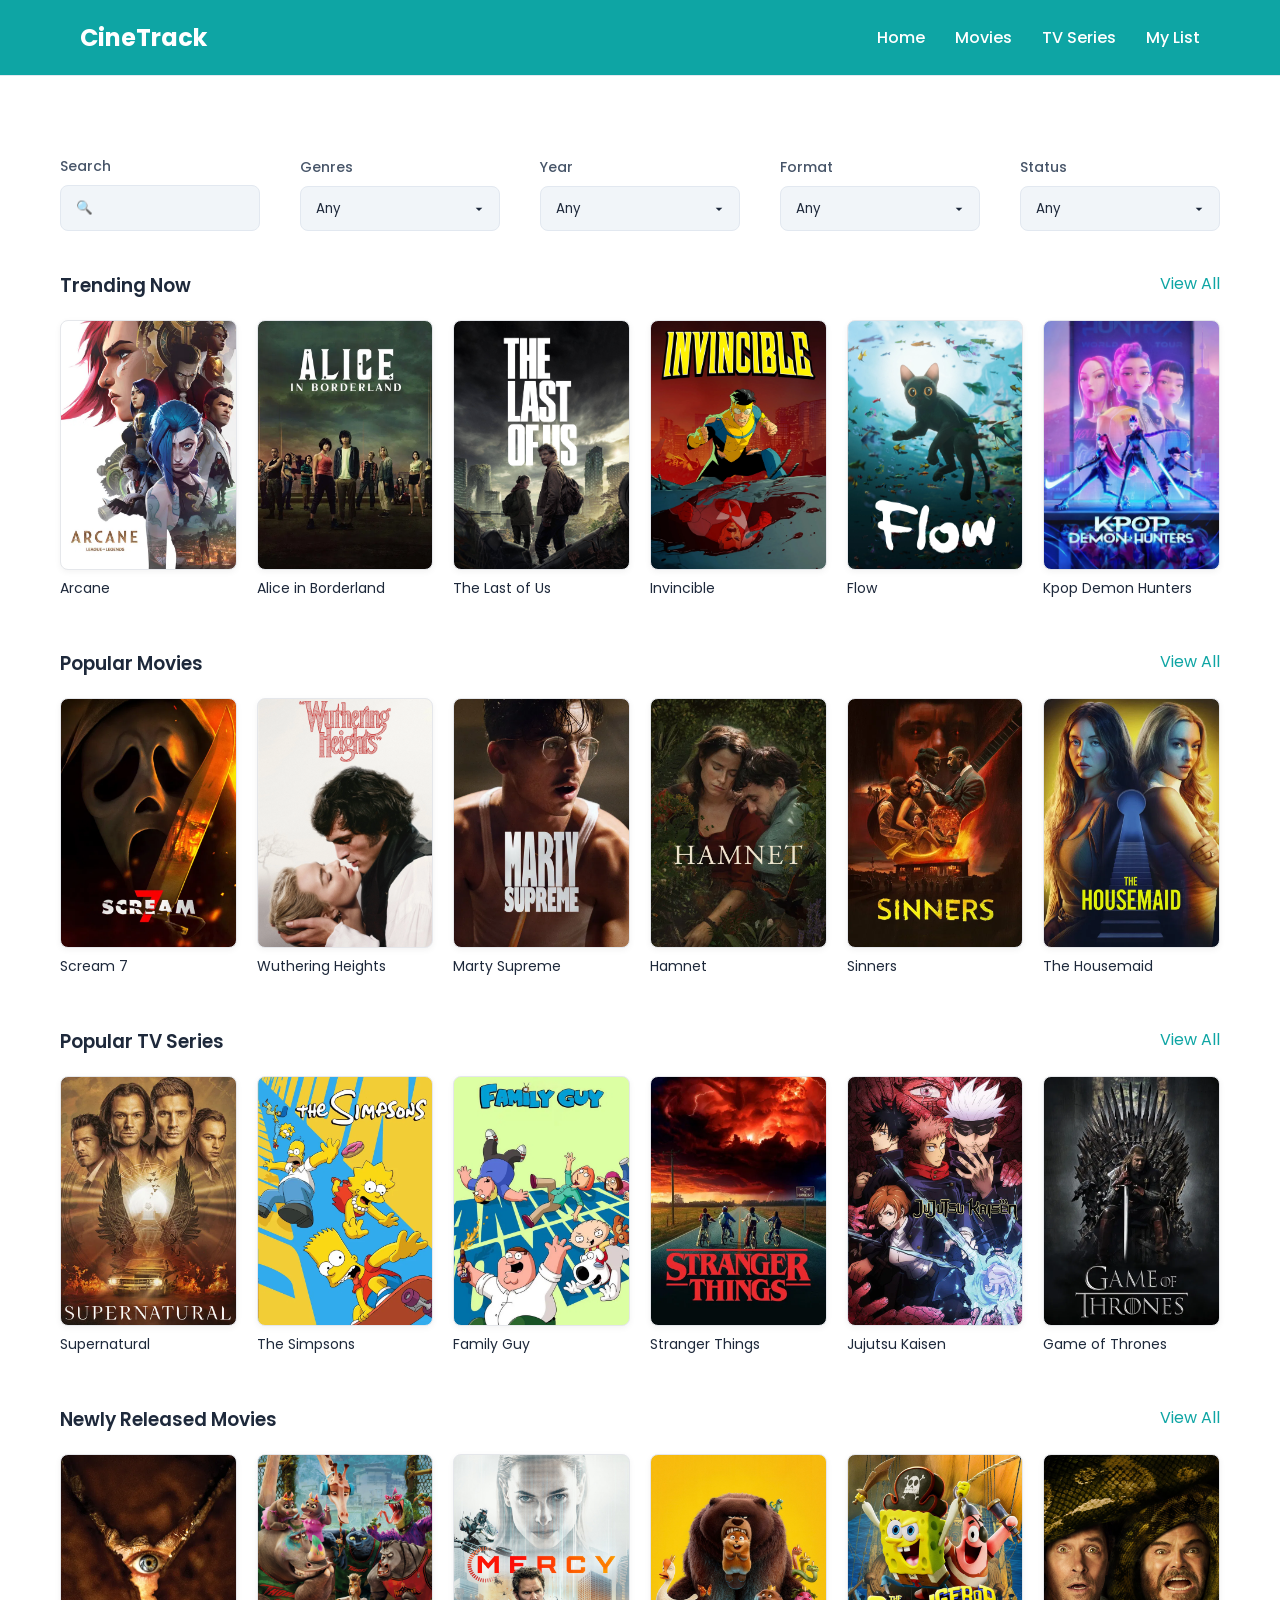
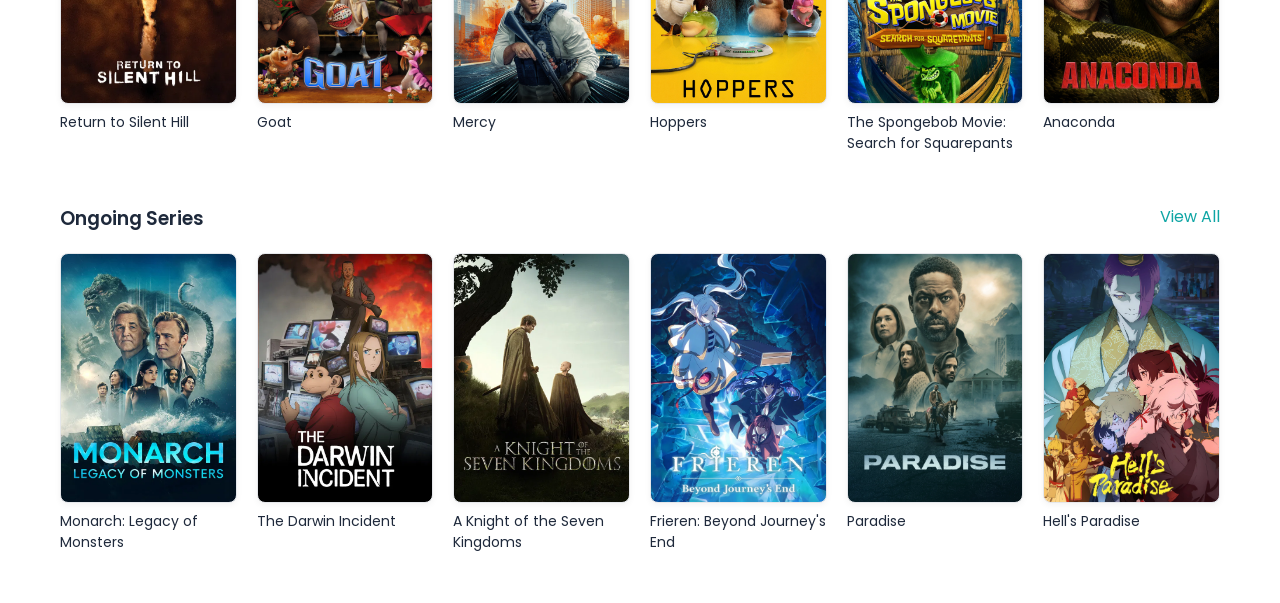
<file: index.html>
<!DOCTYPE html>
<html lang="en">
<head>
    <meta charset="UTF-8">
    <meta name="viewport" content="width=device-width, initial-scale=1.0">
    <title>CineTrack</title>
    <link rel="stylesheet" href="style.css">
    <link href="https://fonts.googleapis.com/css2?family=Poppins:wght@300;400;600&display=swap" rel="stylesheet">
</head>
<body>

<nav>
    <h2>CineTrack</h2>
    <ul>
        <li><a href="index.html">Home</a></li>
        <li><a href="movies.html">Movies</a></li>
        <li><a href="tvseries.html">TV Series</a></li>
        <li><a href="mylist.html">My List</a></li>
    </ul>
</nav>

<div class="container">
    <!-- WHITE FILTER SECTION -->
    <div class="filter-section">
        <div class="filter-container">

            <div class="filter-item">
                <label>Search</label>
                <input type="text" placeholder="🔍️">
            </div>

            <div class="filter-item">
                <label>Genres</label>
                <select>
                    <option>Any</option>
                    <option>Action</option>
                    <option>Drama</option>
                    <option>Comedy</option>
                    <option>Romance</option>
                    <option>Thriller</option>
                </select>
            </div>

            <div class="filter-item">
                <label>Year</label>
                <select>
                    <option>Any</option>
                    <option>2025</option>
                    <option>2024</option>
                    <option>2023</option>
                    <option>2022</option>
                </select>
            </div>

            <div class="filter-item">
                <label>Format</label>
                <select>
                    <option>Any</option>
                    <option>Movie</option>
                    <option>TV Series</option>
                </select>
            </div>

            <div class="filter-item">
                <label>Status</label>
                <select>
                    <option>Any</option>
                    <option>Ongoing</option>
                    <option>Completed</option>
                    <option>Upcoming</option>
                </select>
            </div>

        </div>
    </div>

    <!-- TRENDING NOW -->
    <section class="section">
        <div class="section-header">
            <h3>Trending Now</h3>
            <a href="#">View All</a>
        </div>
        <div class="grid-six">
            <div class="card">
                <a href="arcane.html">
                    <div class="poster movie1"></div>
                </a>
                <p>Arcane</p>
            </div>
            <div class="card">
                <div class="poster movie2"></div>
                <p>Alice in Borderland</p>
            </div>
            <div class="card">
                <div class="poster movie3"></div>
                <p>The Last of Us</p>
            </div>
            <div class="card">
                <div class="poster movie4"></div>
                <p>Invincible</p>
            </div>
            <div class="card">
                <div class="poster movie5"></div>
                <p>Flow</p>
            </div>
            <div class="card">
                <div class="poster movie6"></div>
                <p>Kpop Demon Hunters</p>
            </div>
        </div>
    </section>

    <!-- POPULAR MOVIES -->
    <section class="section">
        <div class="section-header">
            <h3>Popular Movies</h3>
            <a href="#">View All</a>
        </div>
        <div class="grid-six">
            <div class="card">
                <div class="poster movie7"></div>
                <p>Scream 7</p>
            </div>
            <div class="card">
                <div class="poster movie8"></div>
                <p>Wuthering Heights</p>
            </div>
            <div class="card">
                <div class="poster movie9"></div>
                <p>Marty Supreme</p>
            </div>
            <div class="card">
                <div class="poster movie10"></div>
                <p>Hamnet</p>
            </div>
            <div class="card">
                <div class="poster movie11"></div>
                <p>Sinners</p>
            </div>
            <div class="card">
                <div class="poster movie12"></div>
                <p>The Housemaid</p>
            </div>
        </div>
    </section>

    <!-- POPULAR TV SERIES -->
    <section class="section">
        <div class="section-header">
            <h3>Popular TV Series</h3>
            <a href="#">View All</a>
        </div>
        <div class="grid-six">
            <div class="card">
                <div class="poster movie13"></div>
                <p>Supernatural</p>
            </div>
            <div class="card">
                <div class="poster movie14"></div>
                <p>The Simpsons</p>
            </div>
            <div class="card">
                <div class="poster movie15"></div>
                <p>Family Guy</p>
            </div>
            <div class="card">
                <div class="poster movie16"></div>
                <p>Stranger Things</p>
            </div>
            <div class="card">
                <div class="poster movie17"></div>
                <p>Jujutsu Kaisen</p>
            </div>
            <div class="card">
                <div class="poster movie18"></div>
                <p>Game of Thrones</p>
            </div>
        </div>
    </section>

    <!-- NEWLY RELEASED MOVIES -->
    <section class="section">
        <div class="section-header">
            <h3>Newly Released Movies</h3>
            <a href="#">View All</a>
        </div>
        <div class="grid-six">
            <div class="card">
                <div class="poster movie19"></div>
                <p>Return to Silent Hill</p>
            </div>
            <div class="card">
                <div class="poster movie20"></div>
                <p>Goat</p>
            </div>
            <div class="card">
                <div class="poster movie21"></div>
                <p>Mercy</p>
            </div>
            <div class="card">
                <div class="poster movie22"></div>
                <p>Hoppers</p>
            </div>
            <div class="card">
                <div class="poster movie23"></div>
                <p>The Spongebob Movie: Search for Squarepants</p>
            </div>
            <div class="card">
                <div class="poster movie24"></div>
                <p>Anaconda</p>
            </div>
        </div>
    </section>

    <!-- ONGOING SERIES -->
    <section class="section">
        <div class="section-header">
            <h3>Ongoing Series</h3>
            <a href="#">View All</a>
        </div>
        <div class="grid-six">
            <div class="card">
                <div class="poster movie25"></div>
                <p>Monarch: Legacy of Monsters</p>
            </div>
            <div class="card">
                <div class="poster movie26"></div>
                <p>The Darwin Incident</p>
            </div>
            <div class="card">
                <div class="poster movie27"></div>
                <p>A Knight of the Seven Kingdoms</p>
            </div>
            <div class="card">
                <div class="poster movie28"></div>
                <p>Frieren: Beyond Journey's End</p>
            </div>
            <div class="card">
                <div class="poster movie29"></div>
                <p>Paradise</p>
            </div>
            <div class="card">
                <div class="poster movie30"></div>
                <p>Hell's Paradise</p>
            </div>
        </div>
    </section>

</div>

</body>
</html>
</file>
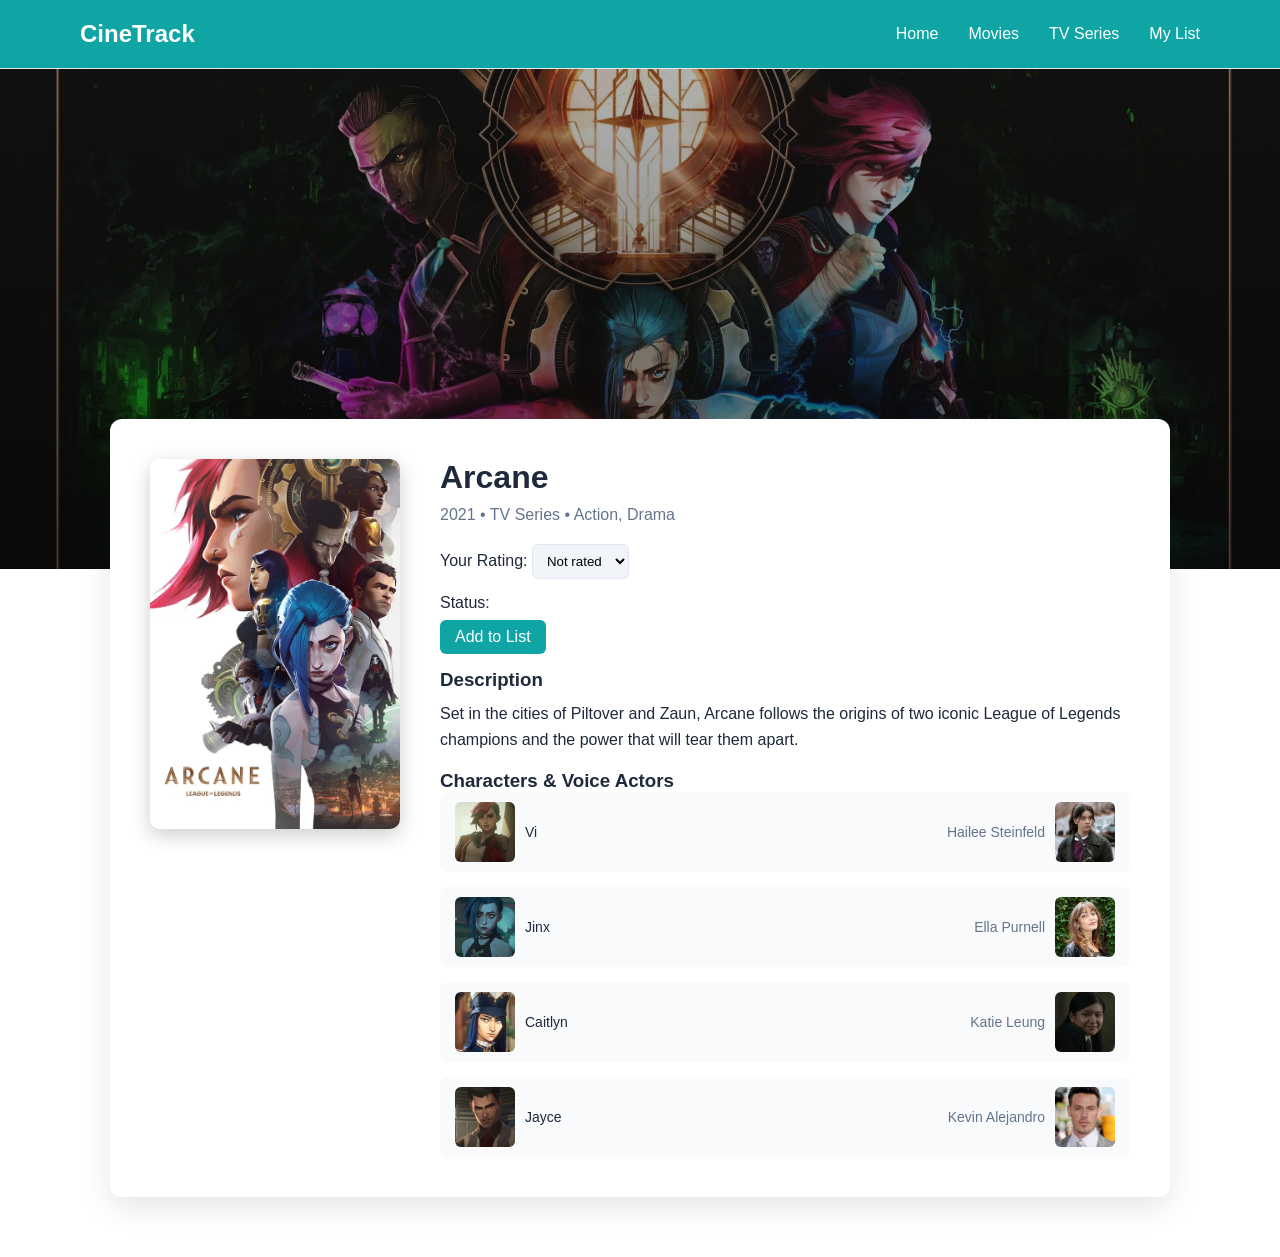
<file: arcane.html>
<!DOCTYPE html>
<html lang="en">
<head>
    <meta charset="UTF-8">
	<meta name="viewport" content="width=device-width, initial-scale=1.0">
    <title>Arcane | CineTrack</title>
    <link rel="stylesheet" href="style.css">
</head>
<body>

<nav>
    <h2>CineTrack</h2>
    <ul>
        <li><a href="index.html">Home</a></li>
        <li><a href="movies.html">Movies</a></li>
        <li><a href="tvseries.html">TV Series</a></li>
        <li><a href="mylist.html">My List</a></li>
    </ul>
</nav>

<!-- BANNER -->
<div class="banner"></div>

<!-- OVERLAP WRAPPER -->
<div class="media-wrapper">

    <div class="media-content">

        <!-- LEFT SIDE POSTER -->
        <div class="media-left">
            <img src="Arcane.webp" class="media-poster">
        </div>

        <!-- RIGHT SIDE INFO -->
        <div class="media-right">

            <h1>Arcane</h1>
            <p class="sub-info">2021 • TV Series • Action, Drama</p>

            <div class="rating-section">
                <label>Your Rating:</label>
                <select>
		    <option>Not rated</option>
                    <option>0</option>
                    <option>1</option>
                    <option>2</option>
                    <option>3</option>
                    <option>4</option>
                    <option>5</option>
                    <option>6</option>
                    <option>7</option>
                    <option>8</option>
                    <option>9</option>
                    <option>10</option>
                </select>
            </div>

            <div class="status-section">
    		<label>Status:</label>
    
    		<!-- Hidden checkbox to toggle dropdown -->
    		<input type="checkbox" id="status-toggle" class="status-toggle">
    
  		<!-- Button that acts as the visible trigger -->
    		<label for="status-toggle" class="status-button">Add to List</label>
    
    		<!-- The dropdown that appears when checkbox is checked -->
    		<select class="status-dropdown">
        		<option>Planning</option>
        		<option>Watching</option>
        		<option>Completed</option>
        		<option>Dropped</option>
    		</select>
	    </div>

            <h3>Description</h3>
            <p class="description">
                Set in the cities of Piltover and Zaun, Arcane follows the origins of two iconic League of Legends champions and the power that will tear them apart.
            </p>
	    
	    <br>

            <h3>Characters & Voice Actors</h3>

            <div class="character-grid">

                <div class="character-grid">

    <div class="character-card">
        <!-- Character side -->
        <div class="char-side">
            <img src="vi.webp" class="char-img">
            <p class="char-name">Vi</p>
        </div>

        <!-- Voice actor side -->
        <div class="va-side">
            <p class="va-name">Hailee Steinfeld</p>
            <img src="hailee.webp" class="va-img">
        </div>
    </div>

    <div class="character-card">
        <div class="char-side">
            <img src="jinx.webp" class="char-img">
            <p class="char-name">Jinx</p>
        </div>
        <div class="va-side">
            <p class="va-name">Ella Purnell</p>
            <img src="ella.webp" class="va-img">
        </div>
    </div>

    <div class="character-card">
        <div class="char-side">
            <img src="caitlyn.webp" class="char-img">
            <p class="char-name">Caitlyn</p>
        </div>
        <div class="va-side">
            <p class="va-name">Katie Leung</p>
            <img src="katie.webp" class="va-img">
        </div>
    </div>

    <div class="character-card">
        <div class="char-side">
            <img src="jayce.webp" class="char-img">
            <p class="char-name">Jayce</p>
        </div>
        <div class="va-side">
            <p class="va-name">Kevin Alejandro</p>
            <img src="kevin.webp" class="va-img">
        </div>
    </div>

</div>

            </div>

        </div>
    </div>
</div>

</body>
</html>
</file>
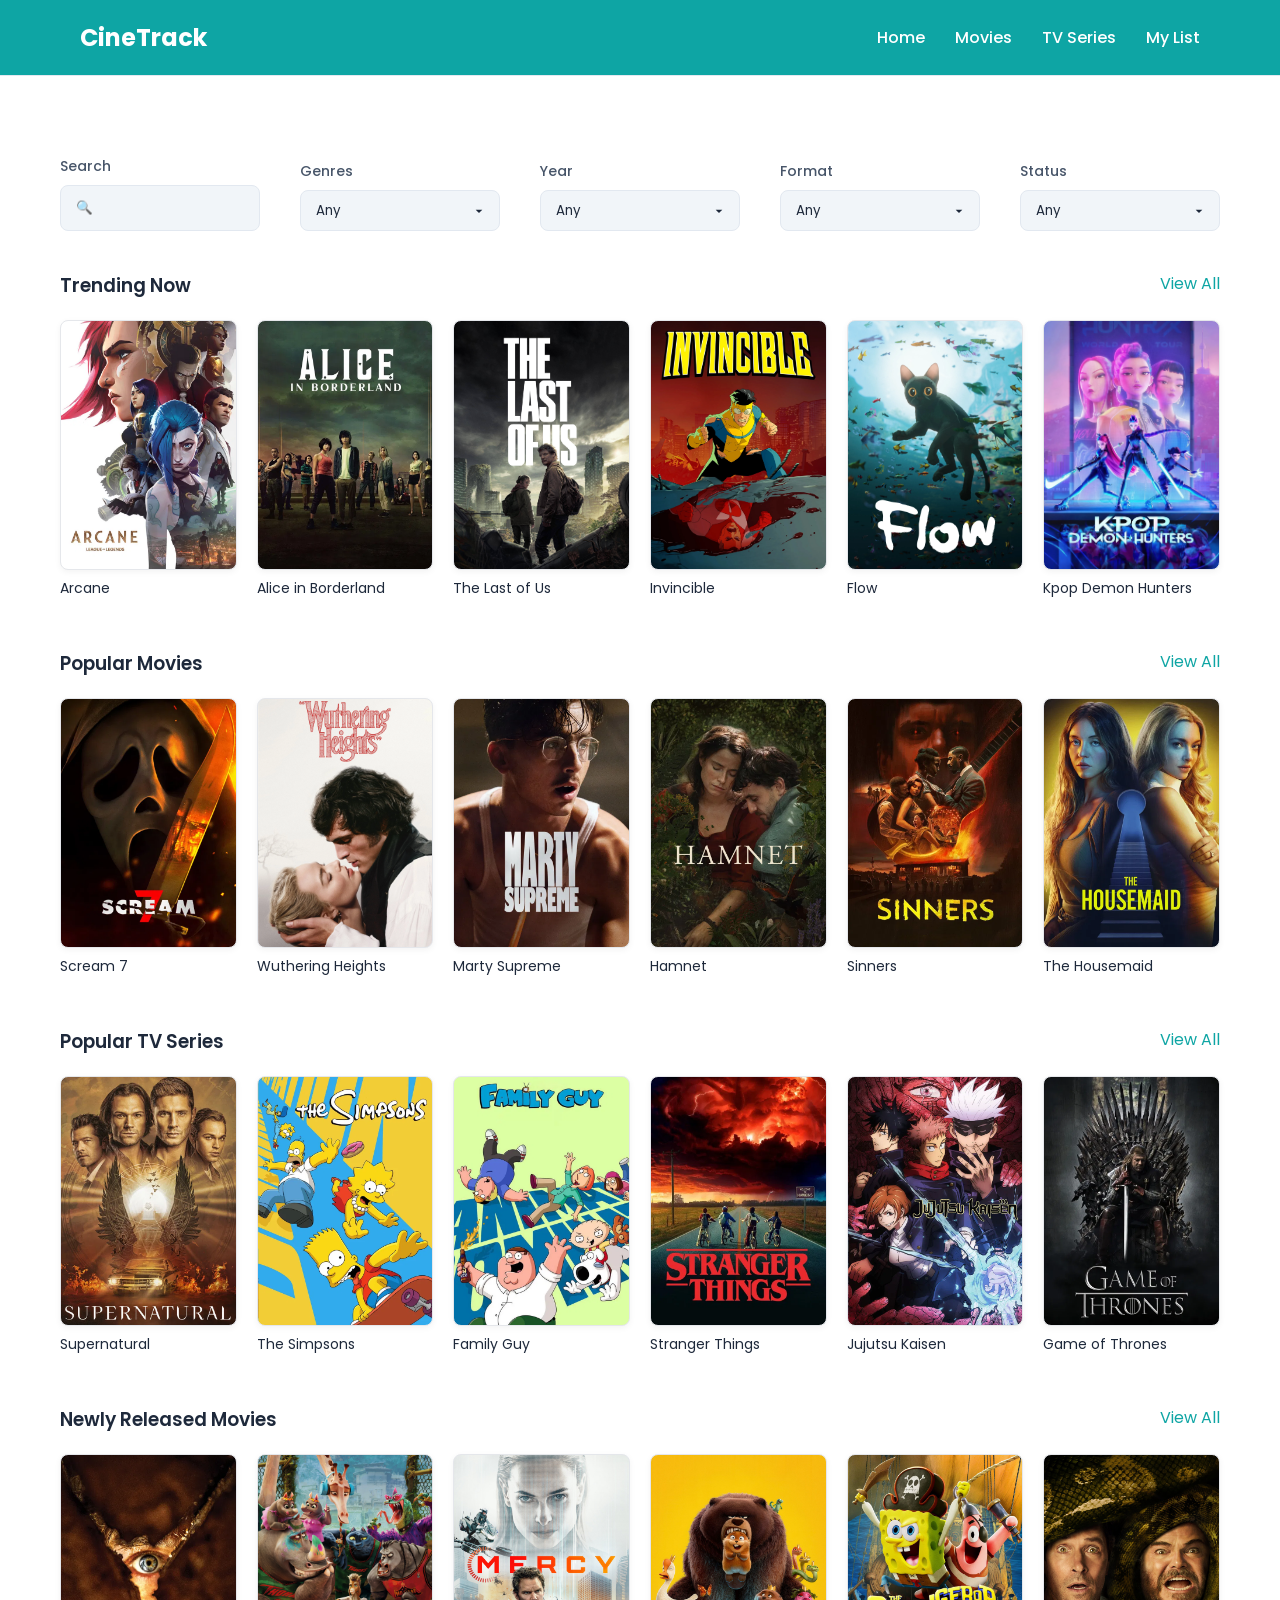
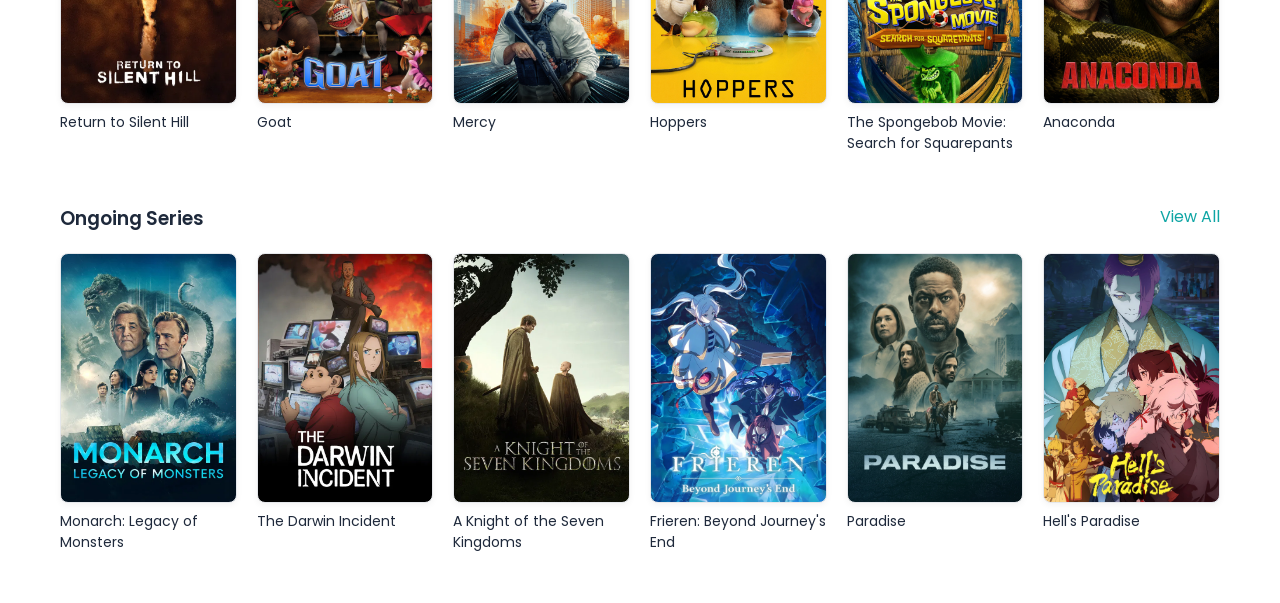
<file: Homepage.html>
<!DOCTYPE html>
<html lang="en">
<head>
    <meta charset="UTF-8">
    <title>CineTrack</title>
    <link rel="stylesheet" href="style.css">
    <link href="https://fonts.googleapis.com/css2?family=Poppins:wght@300;400;600&display=swap" rel="stylesheet">
</head>
<body>

<nav>
    <h2>CineTrack</h2>
    <ul>
        <li><a href="Homepage.html">Home</a></li>
        <li><a href="movies.html">Movies</a></li>
        <li><a href="tvseries.html">TV Series</a></li>
        <li><a href="mylist.html">My List</a></li>
    </ul>
</nav>

<div class="container">
    <!-- WHITE FILTER SECTION -->
    <div class="filter-section">
        <div class="filter-container">

            <div class="filter-item">
                <label>Search</label>
                <input type="text" placeholder="🔍️">
            </div>

            <div class="filter-item">
                <label>Genres</label>
                <select>
                    <option>Any</option>
                    <option>Action</option>
                    <option>Drama</option>
                    <option>Comedy</option>
                    <option>Romance</option>
                    <option>Thriller</option>
                </select>
            </div>

            <div class="filter-item">
                <label>Year</label>
                <select>
                    <option>Any</option>
                    <option>2025</option>
                    <option>2024</option>
                    <option>2023</option>
                    <option>2022</option>
                </select>
            </div>

            <div class="filter-item">
                <label>Format</label>
                <select>
                    <option>Any</option>
                    <option>Movie</option>
                    <option>TV Series</option>
                </select>
            </div>

            <div class="filter-item">
                <label>Status</label>
                <select>
                    <option>Any</option>
                    <option>Ongoing</option>
                    <option>Completed</option>
                    <option>Upcoming</option>
                </select>
            </div>

        </div>
    </div>

    <!-- TRENDING NOW -->
    <section class="section">
        <div class="section-header">
            <h3>Trending Now</h3>
            <a href="#">View All</a>
        </div>
        <div class="grid-six">
            <div class="card">
                <a href="arcane.html">
                    <div class="poster movie1"></div>
                </a>
                <p>Arcane</p>
            </div>
            <div class="card">
                <div class="poster movie2"></div>
                <p>Alice in Borderland</p>
            </div>
            <div class="card">
                <div class="poster movie3"></div>
                <p>The Last of Us</p>
            </div>
            <div class="card">
                <div class="poster movie4"></div>
                <p>Invincible</p>
            </div>
            <div class="card">
                <div class="poster movie5"></div>
                <p>Flow</p>
            </div>
            <div class="card">
                <div class="poster movie6"></div>
                <p>Kpop Demon Hunters</p>
            </div>
        </div>
    </section>

    <!-- POPULAR MOVIES -->
    <section class="section">
        <div class="section-header">
            <h3>Popular Movies</h3>
            <a href="#">View All</a>
        </div>
        <div class="grid-six">
            <div class="card">
                <div class="poster movie7"></div>
                <p>Scream 7</p>
            </div>
            <div class="card">
                <div class="poster movie8"></div>
                <p>Wuthering Heights</p>
            </div>
            <div class="card">
                <div class="poster movie9"></div>
                <p>Marty Supreme</p>
            </div>
            <div class="card">
                <div class="poster movie10"></div>
                <p>Hamnet</p>
            </div>
            <div class="card">
                <div class="poster movie11"></div>
                <p>Sinners</p>
            </div>
            <div class="card">
                <div class="poster movie12"></div>
                <p>The Housemaid</p>
            </div>
        </div>
    </section>

    <!-- POPULAR TV SERIES -->
    <section class="section">
        <div class="section-header">
            <h3>Popular TV Series</h3>
            <a href="#">View All</a>
        </div>
        <div class="grid-six">
            <div class="card">
                <div class="poster movie13"></div>
                <p>Supernatural</p>
            </div>
            <div class="card">
                <div class="poster movie14"></div>
                <p>The Simpsons</p>
            </div>
            <div class="card">
                <div class="poster movie15"></div>
                <p>Family Guy</p>
            </div>
            <div class="card">
                <div class="poster movie16"></div>
                <p>Stranger Things</p>
            </div>
            <div class="card">
                <div class="poster movie17"></div>
                <p>Jujutsu Kaisen</p>
            </div>
            <div class="card">
                <div class="poster movie18"></div>
                <p>Game of Thrones</p>
            </div>
        </div>
    </section>

    <!-- NEWLY RELEASED MOVIES -->
    <section class="section">
        <div class="section-header">
            <h3>Newly Released Movies</h3>
            <a href="#">View All</a>
        </div>
        <div class="grid-six">
            <div class="card">
                <div class="poster movie19"></div>
                <p>Return to Silent Hill</p>
            </div>
            <div class="card">
                <div class="poster movie20"></div>
                <p>Goat</p>
            </div>
            <div class="card">
                <div class="poster movie21"></div>
                <p>Mercy</p>
            </div>
            <div class="card">
                <div class="poster movie22"></div>
                <p>Hoppers</p>
            </div>
            <div class="card">
                <div class="poster movie23"></div>
                <p>The Spongebob Movie: Search for Squarepants</p>
            </div>
            <div class="card">
                <div class="poster movie24"></div>
                <p>Anaconda</p>
            </div>
        </div>
    </section>

    <!-- ONGOING SERIES -->
    <section class="section">
        <div class="section-header">
            <h3>Ongoing Series</h3>
            <a href="#">View All</a>
        </div>
        <div class="grid-six">
            <div class="card">
                <div class="poster movie25"></div>
                <p>Monarch: Legacy of Monsters</p>
            </div>
            <div class="card">
                <div class="poster movie26"></div>
                <p>The Darwin Incident</p>
            </div>
            <div class="card">
                <div class="poster movie27"></div>
                <p>A Knight of the Seven Kingdoms</p>
            </div>
            <div class="card">
                <div class="poster movie28"></div>
                <p>Frieren: Beyond Journey's End</p>
            </div>
            <div class="card">
                <div class="poster movie29"></div>
                <p>Paradise</p>
            </div>
            <div class="card">
                <div class="poster movie30"></div>
                <p>Hell's Paradise</p>
            </div>
        </div>
    </section>

</div>

</body>
</html>
</file>
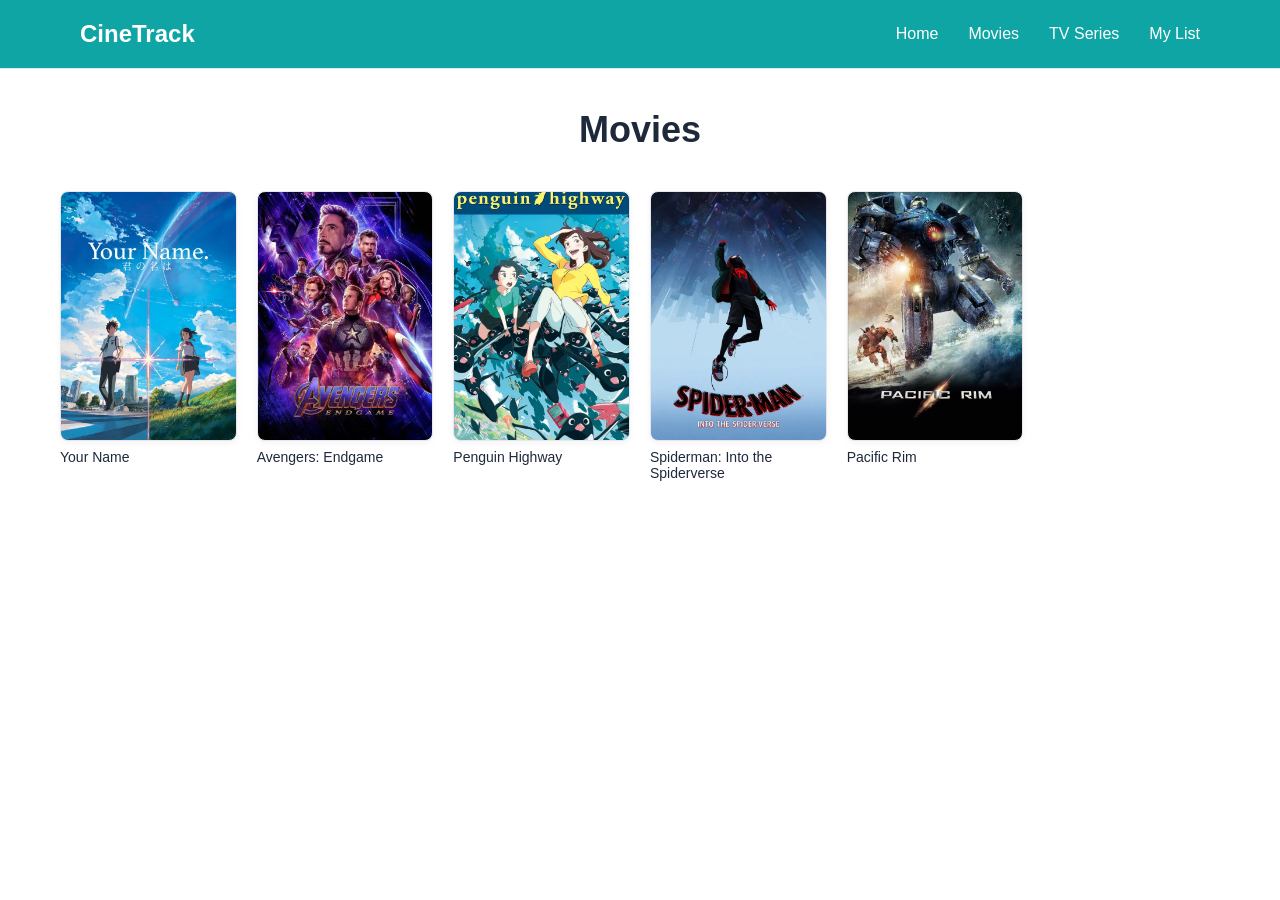
<file: movies.html>
<!DOCTYPE html>
<html lang="en">
<head>
    <meta charset="UTF-8">
    <meta name="viewport" content="width=device-width, initial-scale=1.0">
    <title>Movies | CineTrack</title>
    <link rel="stylesheet" href="style.css">
</head>
<body>
<nav>
    <h2>CineTrack</h2>
    <ul>
        <li><a href="index.html">Home</a></li>
        <li><a href="movies.html">Movies</a></li>
        <li><a href="tvseries.html">TV Series</a></li>
        <li><a href="mylist.html">My List</a></li>
    </ul>
</nav>

<div class="container">
    <h1>Movies</h1>
    <div class="grid-six">
        <div class="card">
            <div class="poster movie31"></div>
            <p>Your Name</p>
        </div>
        <div class="card">
            <div class="poster movie32"></div>
            <p>Avengers: Endgame</p>
        </div>
        <div class="card">
            <div class="poster movie33"></div>
            <p>Penguin Highway</p>
        </div>
        <div class="card">
            <div class="poster movie34"></div>
            <p>Spiderman: Into the Spiderverse</p>
        </div>
        <div class="card">
            <div class="poster movie35"></div>
            <p>Pacific Rim</p>
        </div>
    </div>
</div>

</body>
</html>
</file>
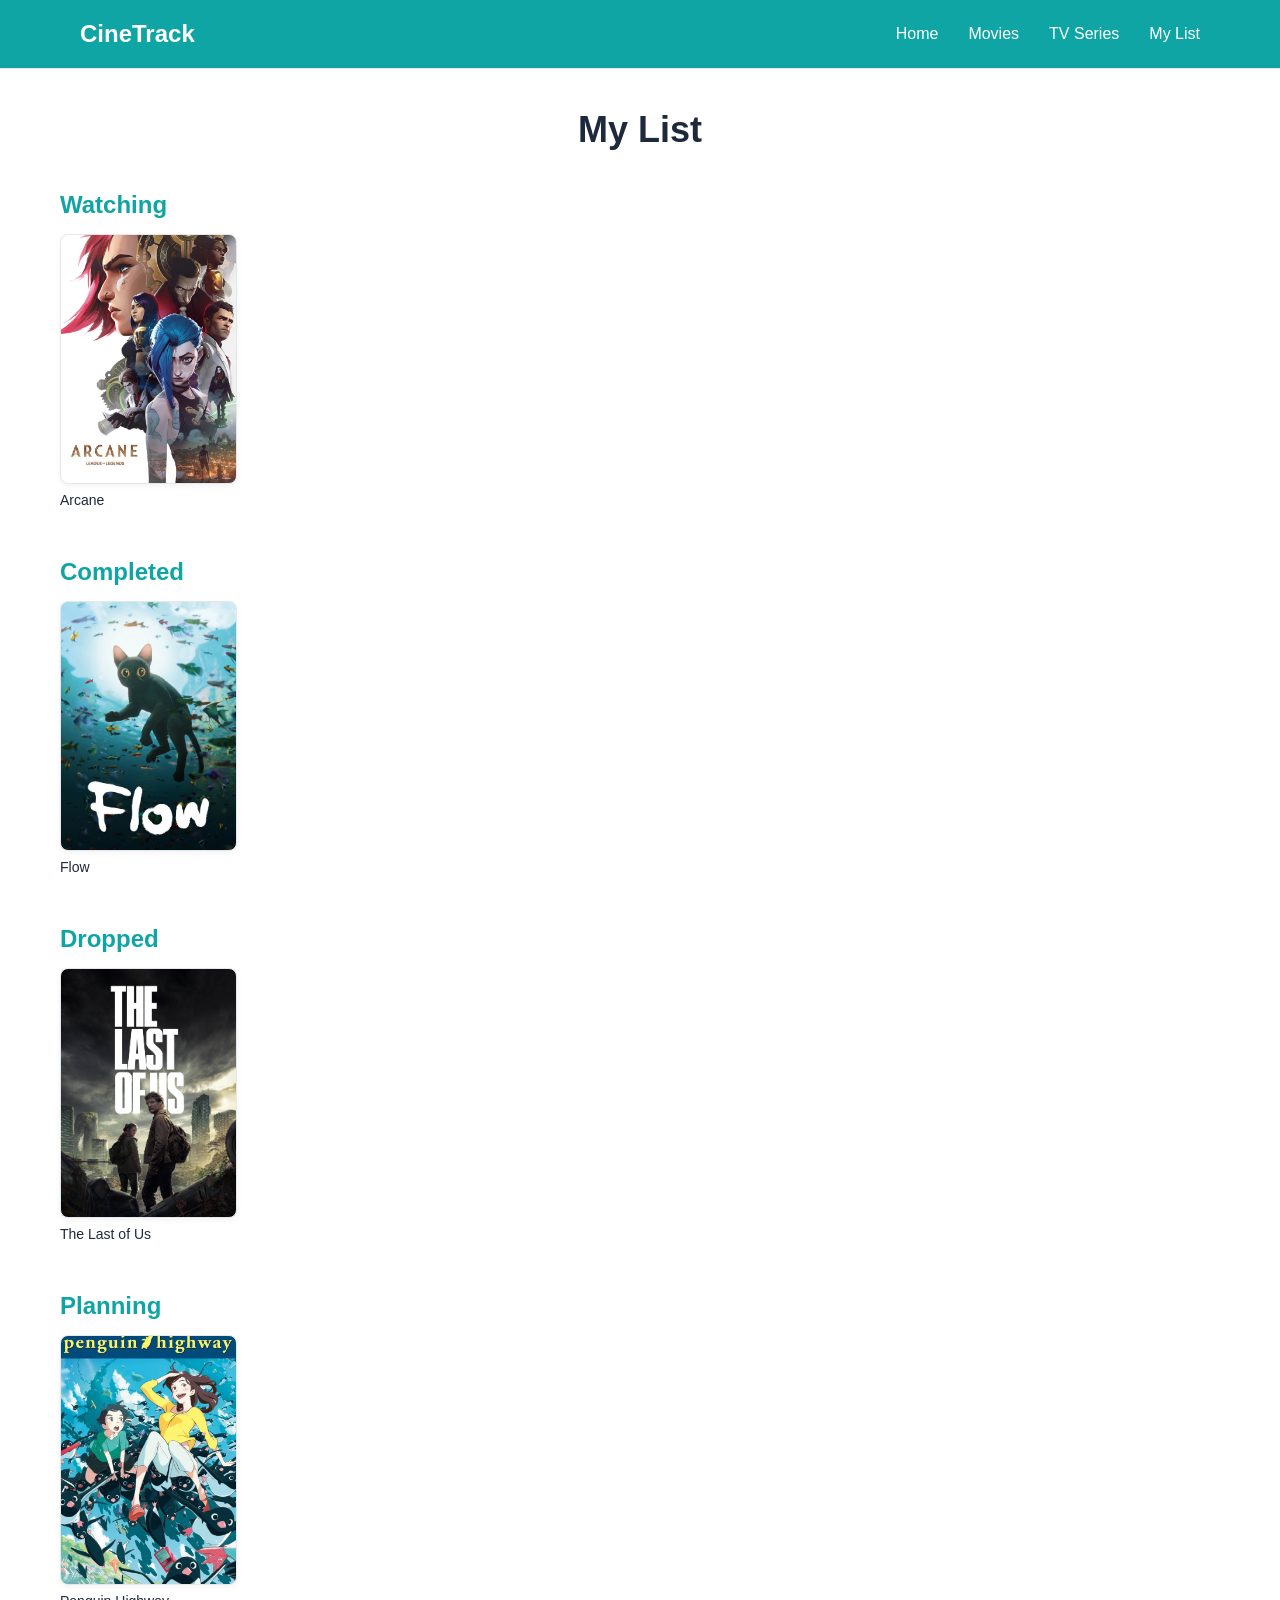
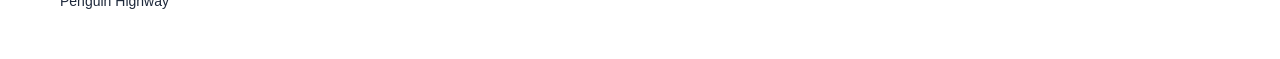
<file: mylist.html>
<!DOCTYPE html>
<html lang="en">
<head>
    <meta charset="UTF-8">
    <meta name="viewport" content="width=device-width, initial-scale=1.0">
    <title>My List | CineTrack</title>
    <link rel="stylesheet" href="style.css">
</head>
<body>
<nav>
    <h2>CineTrack</h2>
    <ul>
        <li><a href="index.html">Home</a></li>
        <li><a href="movies.html">Movies</a></li>
        <li><a href="tvseries.html">TV Series</a></li>
        <li><a href="mylist.html">My List</a></li>
    </ul>
</nav>

<div class="container">
    <h1>My List</h1>

<!-- Watching Section -->
<div class="section">
    <h2>Watching</h2>
    <div class="grid-six">
            <div class="card">
                <div class="poster movie1"></div>
                <p>Arcane</p>
            </div>
    </div>
</div>

<!-- Completed Section -->
<div class="section">
    <h2>Completed</h2>
    <div class="grid-six">
            <div class="card">
                <div class="poster movie5"></div>
                <p>Flow</p>
            </div>
    </div>
</div>

<!-- Dropped Section -->
<div class="section">
    <h2>Dropped</h2>
    <div class="grid-six">
            <div class="card">
                <div class="poster movie3"></div>
                <p>The Last of Us</p>
            </div>
    </div>
</div>

<!-- Planning Section -->
<div class="section">
    <h2>Planning</h2>
    <div class="grid-six">
            <div class="card">
                <div class="poster movie33"></div>
                <p>Penguin Highway</p>
            </div>
    </div>
</div>

</body>
</html>
</file>
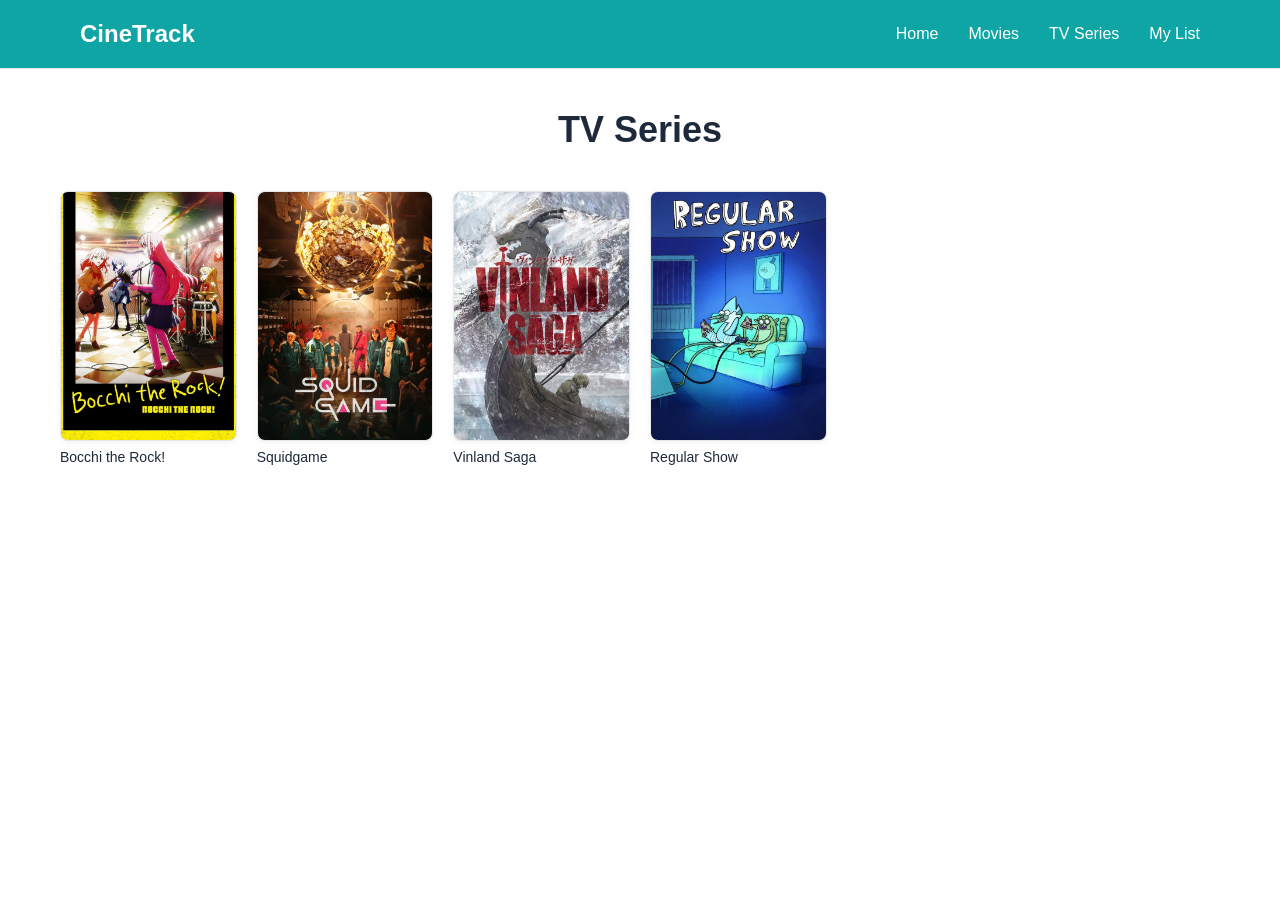
<file: tvseries.html>
<!DOCTYPE html>
<html lang="en">
<head>
    <meta charset="UTF-8">
	<meta name="viewport" content="width=device-width, initial-scale=1.0">
    <title>TV Series | CineTrack</title>
    <link rel="stylesheet" href="style.css">
</head>
<body>
<nav>
    <h2>CineTrack</h2>
    <ul>
        <li><a href="index.html">Home</a></li>
        <li><a href="movies.html">Movies</a></li>
        <li><a href="tvseries.html">TV Series</a></li>
        <li><a href="mylist.html">My List</a></li>
    </ul>
</nav>

<div class="container">
    <h1>TV Series</h1>
    <div class="grid-six">
        <div class="card">
            <div class="poster movie36"></div>
            <p>Bocchi the Rock!</p>
        </div>
        <div class="card">
            <div class="poster movie37"></div>
            <p>Squidgame</p>
        </div>
	<div class="card">
            <div class="poster movie38"></div>
            <p>Vinland Saga</p>
        </div>
	<div class="card">
            <div class="poster movie39"></div>
            <p>Regular Show</p>
        </div>
    </div>
</div>

</body>
</html>
</file>
<file: style.css>
* {
    margin: 0;
    padding: 0;
    box-sizing: border-box;
}

body {
    font-family: 'Poppins', sans-serif;
    background-color: #ffffff;
    color: #1e293b;
}

/* NAVIGATION */
nav {
    display: flex;
    justify-content: space-between;
    align-items: center;
    padding: 20px 80px;
    border-bottom: 1px solid #e2e8f0;
    background-color: #0ea5a4;
}

nav h2 {
    color: #ffffff;
}

nav ul {
    list-style: none;
    display: flex;
    gap: 30px;
}

nav a {
    text-decoration: none;
    color: #ffffff;
    font-weight: 500;
}

nav a:hover {
    color: #ccfbf1;
}

/* CONTAINER (INDENT LEFT & RIGHT LIKE ANILIST) */
.container {
    max-width: 1200px;
    margin: auto;
    padding: 40px 0;
}

/* SECTION */
.section {
    margin-bottom: 60px;
}

.section-header {
    display: flex;
    justify-content: space-between;
    margin-bottom: 20px;
}

.section-header h3 {
    font-weight: 600;
}

.section-header a {
    text-decoration: none;
    color: #0ea5a4;
}

/* GRID 6 ITEMS */
.grid-six {
    display: grid;
    grid-template-columns: repeat(auto-fill, minmax(150px, 1fr));
    gap: 20px;
}

/* CARD */
.card {
    cursor: pointer;
}

.poster {
    width: 100%;
    height: 250px;
    background-color: #e2e8f0;
    border-radius: 10px;
}

.poster.movie1 {
    width: 100%;
    height: 250px;
    background-size: cover;
    background-image: url(Arcane.webp);
    background-position: center;
    border-radius: 8px;
    border: 1px solid #e5e7eb;
    box-shadow: 0 2px 6px rgba(0,0,0,0.05);
}

.poster.movie2 {
    width: 100%;
    height: 250px;
    background-size: cover;
    background-image: url(Alice%20in%20Borderland.webp);
    background-position: center;
    border-radius: 8px;
    border: 1px solid #e5e7eb;
    box-shadow: 0 2px 6px rgba(0,0,0,0.05);
}

.poster.movie3 {
    width: 100%;
    height: 250px;
    background-size: cover;
    background-image: url(The%20Last%20of%20Us.webp);
    background-position: center;
    border-radius: 8px;
    border: 1px solid #e5e7eb;
    box-shadow: 0 2px 6px rgba(0,0,0,0.05);
}

.poster.movie4 {
    width: 100%;
    height: 250px;
    background-size: cover;
    background-image: url(Invincible.webp);
    background-position: center;
    border-radius: 8px;
    border: 1px solid #e5e7eb;
    box-shadow: 0 2px 6px rgba(0,0,0,0.05);
}

.poster.movie5 {
    width: 100%;
    height: 250px;
    background-size: cover;
    background-image: url(Flow.webp);
    background-position: center;
    border-radius: 8px;
    border: 1px solid #e5e7eb;
    box-shadow: 0 2px 6px rgba(0,0,0,0.05);
}

.poster.movie6 {
    width: 100%;
    height: 250px;
    background-size: cover;
    background-image: url(kpop.webp);
    background-position: center;
    border-radius: 8px;
    border: 1px solid #e5e7eb;
    box-shadow: 0 2px 6px rgba(0,0,0,0.05);
}

.poster.movie7 {
    width: 100%;
    height: 250px;
    background-size: cover;
    background-image: url(scream.webp);
    background-position: center;
    border-radius: 8px;
    border: 1px solid #e5e7eb;
    box-shadow: 0 2px 6px rgba(0,0,0,0.05);
}

.poster.movie8 {
    width: 100%;
    height: 250px;
    background-size: cover;
    background-image: url(wuthering.webp);
    background-position: center;
    border-radius: 8px;
    border: 1px solid #e5e7eb;
    box-shadow: 0 2px 6px rgba(0,0,0,0.05);
}

.poster.movie9 {
    width: 100%;
    height: 250px;
    background-size: cover;
    background-image: url(marty.webp);
    background-position: center;
    border-radius: 8px;
    border: 1px solid #e5e7eb;
    box-shadow: 0 2px 6px rgba(0,0,0,0.05);
}

.poster.movie10 {
    width: 100%;
    height: 250px;
    background-size: cover;
    background-image: url(hamnet.webp);
    background-position: center;
    border-radius: 8px;
    border: 1px solid #e5e7eb;
    box-shadow: 0 2px 6px rgba(0,0,0,0.05);
}

.poster.movie11 {
    width: 100%;
    height: 250px;
    background-size: cover;
    background-image: url(sinners.webp);
    background-position: center;
    border-radius: 8px;
    border: 1px solid #e5e7eb;
    box-shadow: 0 2px 6px rgba(0,0,0,0.05);
}

.poster.movie12 {
    width: 100%;
    height: 250px;
    background-size: cover;
    background-image: url(housemaid.webp);
    background-position: center;
    border-radius: 8px;
    border: 1px solid #e5e7eb;
    box-shadow: 0 2px 6px rgba(0,0,0,0.05);
}

.poster.movie13 {
    width: 100%;
    height: 250px;
    background-size: cover;
    background-image: url(supernatural.webp);
    background-position: center;
    border-radius: 8px;
    border: 1px solid #e5e7eb;
    box-shadow: 0 2px 6px rgba(0,0,0,0.05);
}

.poster.movie14 {
    width: 100%;
    height: 250px;
    background-size: cover;
    background-image: url(simpsons.webp);
    background-position: center;
    border-radius: 8px;
    border: 1px solid #e5e7eb;
    box-shadow: 0 2px 6px rgba(0,0,0,0.05);
}

.poster.movie15 {
    width: 100%;
    height: 250px;
    background-size: cover;
    background-image: url(family.webp);
    background-position: center;
    border-radius: 8px;
    border: 1px solid #e5e7eb;
    box-shadow: 0 2px 6px rgba(0,0,0,0.05);
}

.poster.movie16 {
    width: 100%;
    height: 250px;
    background-size: cover;
    background-image: url(stranger.webp);
    background-position: center;
    border-radius: 8px;
    border: 1px solid #e5e7eb;
    box-shadow: 0 2px 6px rgba(0,0,0,0.05);
}

.poster.movie17 {
    width: 100%;
    height: 250px;
    background-size: cover;
    background-image: url(jujutsu.webp);
    background-position: center;
    border-radius: 8px;
    border: 1px solid #e5e7eb;
    box-shadow: 0 2px 6px rgba(0,0,0,0.05);
}

.poster.movie18 {
    width: 100%;
    height: 250px;
    background-size: cover;
    background-image: url(thrones.webp);
    background-position: center;
    border-radius: 8px;
    border: 1px solid #e5e7eb;
    box-shadow: 0 2px 6px rgba(0,0,0,0.05);
}

.poster.movie19 {
    width: 100%;
    height: 250px;
    background-size: cover;
    background-image: url(silent.webp);
    background-position: center;
    border-radius: 8px;
    border: 1px solid #e5e7eb;
    box-shadow: 0 2px 6px rgba(0,0,0,0.05);
}

.poster.movie20 {
    width: 100%;
    height: 250px;
    background-size: cover;
    background-image: url(goat.webp);
    background-position: center;
    border-radius: 8px;
    border: 1px solid #e5e7eb;
    box-shadow: 0 2px 6px rgba(0,0,0,0.05);
}

.poster.movie21 {
    width: 100%;
    height: 250px;
    background-size: cover;
    background-image: url(mercy.webp);
    background-position: center;
    border-radius: 8px;
    border: 1px solid #e5e7eb;
    box-shadow: 0 2px 6px rgba(0,0,0,0.05);
}

.poster.movie22 {
    width: 100%;
    height: 250px;
    background-size: cover;
    background-image: url(hoppers.webp);
    background-position: center;
    border-radius: 8px;
    border: 1px solid #e5e7eb;
    box-shadow: 0 2px 6px rgba(0,0,0,0.05);
}

.poster.movie23 {
    width: 100%;
    height: 250px;
    background-size: cover;
    background-image: url(spongebob.webp);
    background-position: center;
    border-radius: 8px;
    border: 1px solid #e5e7eb;
    box-shadow: 0 2px 6px rgba(0,0,0,0.05);
}

.poster.movie24 {
    width: 100%;
    height: 250px;
    background-size: cover;
    background-image: url(anaconda.webp);
    background-position: center;
    border-radius: 8px;
    border: 1px solid #e5e7eb;
    box-shadow: 0 2px 6px rgba(0,0,0,0.05);
}

.poster.movie25 {
    width: 100%;
    height: 250px;
    background-size: cover;
    background-image: url(monarch.webp);
    background-position: center;
    border-radius: 8px;
    border: 1px solid #e5e7eb;
    box-shadow: 0 2px 6px rgba(0,0,0,0.05);
}

.poster.movie26 {
    width: 100%;
    height: 250px;
    background-size: cover;
    background-image: url(darwin.webp);
    background-position: center;
    border-radius: 8px;
    border: 1px solid #e5e7eb;
    box-shadow: 0 2px 6px rgba(0,0,0,0.05);
}

.poster.movie27 {
    width: 100%;
    height: 250px;
    background-size: cover;
    background-image: url(knight.webp);
    background-position: center;
    border-radius: 8px;
    border: 1px solid #e5e7eb;
    box-shadow: 0 2px 6px rgba(0,0,0,0.05);
}

.poster.movie28 {
    width: 100%;
    height: 250px;
    background-size: cover;
    background-image: url(frieren.webp);
    background-position: center;
    border-radius: 8px;
    border: 1px solid #e5e7eb;
    box-shadow: 0 2px 6px rgba(0,0,0,0.05);
}

.poster.movie29 {
    width: 100%;
    height: 250px;
    background-size: cover;
    background-image: url(paradise.webp);
    background-position: center;
    border-radius: 8px;
    border: 1px solid #e5e7eb;
    box-shadow: 0 2px 6px rgba(0,0,0,0.05);
}

.poster.movie30 {
    width: 100%;
    height: 250px;
    background-size: cover;
    background-image: url(hell.webp);
    background-position: center;
    border-radius: 8px;
    border: 1px solid #e5e7eb;
    box-shadow: 0 2px 6px rgba(0,0,0,0.05);
}

.poster.movie31 {
    width: 100%;
    height: 250px;
    background-size: cover;
    background-image: url(yourname.webp);
    background-position: center;
    border-radius: 8px;
    border: 1px solid #e5e7eb;
    box-shadow: 0 2px 6px rgba(0,0,0,0.05);
}

.poster.movie32 {
    width: 100%;
    height: 250px;
    background-size: cover;
    background-image: url(endgame.webp);
    background-position: center;
    border-radius: 8px;
    border: 1px solid #e5e7eb;
    box-shadow: 0 2px 6px rgba(0,0,0,0.05);
}

.poster.movie33 {
    width: 100%;
    height: 250px;
    background-size: cover;
    background-image: url(penguin.webp);
    background-position: center;
    border-radius: 8px;
    border: 1px solid #e5e7eb;
    box-shadow: 0 2px 6px rgba(0,0,0,0.05);
}

.poster.movie34 {
    width: 100%;
    height: 250px;
    background-size: cover;
    background-image: url(spiderman.webp);
    background-position: center;
    border-radius: 8px;
    border: 1px solid #e5e7eb;
    box-shadow: 0 2px 6px rgba(0,0,0,0.05);
}

.poster.movie35 {
    width: 100%;
    height: 250px;
    background-size: cover;
    background-image: url(pacific.webp);
    background-position: center;
    border-radius: 8px;
    border: 1px solid #e5e7eb;
    box-shadow: 0 2px 6px rgba(0,0,0,0.05);
}

.poster.movie36 {
    width: 100%;
    height: 250px;
    background-size: cover;
    background-image: url(bocchi.webp);
    background-position: center;
    border-radius: 8px;
    border: 1px solid #e5e7eb;
    box-shadow: 0 2px 6px rgba(0,0,0,0.05);
}

.poster.movie37 {
    width: 100%;
    height: 250px;
    background-size: cover;
    background-image: url(squid.webp);
    background-position: center;
    border-radius: 8px;
    border: 1px solid #e5e7eb;
    box-shadow: 0 2px 6px rgba(0,0,0,0.05);
}

.poster.movie38 {
    width: 100%;
    height: 250px;
    background-size: cover;
    background-image: url(vinland.webp);
    background-position: center;
    border-radius: 8px;
    border: 1px solid #e5e7eb;
    box-shadow: 0 2px 6px rgba(0,0,0,0.05);
}

.poster.movie39 {
    width: 100%;
    height: 250px;
    background-size: cover;
    background-image: url(regular.webp);
    background-position: center;
    border-radius: 8px;
    border: 1px solid #e5e7eb;
    box-shadow: 0 2px 6px rgba(0,0,0,0.05);
}


.card p {
    margin-top: 8px;
    font-size: 14px;
}

/* HOVER EFFECT */
.card:hover {
    transform: translateY(-5px);
    transition: 0.3s ease;
}

/* ========================= */
/* CLEAN WHITE FILTER STYLE  */
/* ========================= */

.filter-section {
    background-color: #ffffff;
    padding: 40px 0;
}

.filter-container {
    max-width: 1200px;   
    margin: 0 auto;    
    display: flex;
    gap: 30px;
    align-items: flex-end;
    flex-wrap: nowrap;   
    justify-content: space-between; 
}

.filter-item {
    display: flex;
    flex-direction: column;
    gap: 8px;
}

.filter-item label {
    font-size: 14px;
    font-weight: 500;
    color: #475569;
}

/* Input & Select */
.filter-item input,
.filter-item select {
    background-color: #f1f5f9;
    border: 1px solid #e2e8f0;
    padding: 12px 15px;
    border-radius: 8px;
    width: 200px;
    font-family: 'Poppins', sans-serif;
    color: #1e293b;
}

/* Custom dropdown arrow */
.filter-item select {
    appearance: none;
    background-image: url("data:image/svg+xml;charset=UTF-8,%3Csvg fill='%231e293b' height='20' viewBox='0 0 24 24' width='20' xmlns='http://www.w3.org/2000/svg'%3E%3Cpath d='M7 10l5 5 5-5z'/%3E%3C/svg%3E");
    background-repeat: no-repeat;
    background-position: right 12px center;
    background-size: 16px;
}

/* Focus Effect */
.filter-item input:focus,
.filter-item select:focus {
    outline: none;
    border-color: #0ea5a4;
    background-color: #ffffff;
}

/* ========================= */
/* ANILIST STYLE ARCANE PAGE */
/* ========================= */

.banner {
    width: 100%;
    height: 500px; /* increase height so the banner looks proper */
    background-image: url(banner.webp); /* your banner */
    background-size: cover;
    background-position: center;
    position: relative;
}

.banner::after {
    content: "";
    position: absolute;
    inset: 0;
    background: linear-gradient(
        to bottom,
        rgba(0,0,0,0.3),
        rgba(0,0,0,0.6)
    );
}

/* Media wrapper: move poster/card down so it overlaps nicely */
.media-wrapper {
    max-width: 1100px;
    margin: -150px auto 60px auto; /* negative margin makes it overlap */
    padding: 0 20px;
}

.media-content {
    background: #ffffff;
    border-radius: 12px;
    padding: 40px;
    display: flex;
    gap: 40px;
    box-shadow: 0 10px 30px rgba(0,0,0,0.1);
    position: relative;
    z-index: 2;
}

.media-poster {
    width: 250px;
    height: 370px;
    object-fit: cover;
    border-radius: 10px;
    box-shadow: 0 6px 20px rgba(0,0,0,0.2);
}

.media-right h1 {
    font-size: 32px;
    margin-bottom: 10px;
}

.sub-info {
    color: #64748b;
    margin-bottom: 20px;
}

.rating-section,
.status-section {
    margin-bottom: 15px;
}

.rating-section select,
.status-section select {
    padding: 8px 10px;
    border-radius: 6px;
    border: 1px solid #e2e8f0;
    background-color: #f1f5f9;
}

.description {
    margin-top: 10px;
    line-height: 1.6;
}

/* ========================= */
/* CHARACTER SECTION */
/* ========================= */

.character-grid {
    display: flex;
    flex-direction: column;
    gap: 15px;
}

.character-card {
    display: flex;
    justify-content: space-between; /* LEFT vs RIGHT alignment */
    align-items: center;
    background: #f8fafc;
    padding: 10px 15px;
    border-radius: 8px;
}

/* Character side */
.char-side {
    display: flex;
    align-items: center;
    gap: 10px;
}

/* Character picture */
.char-img {
    width: 60px;
    height: 60px;
    object-fit: cover;
    border-radius: 6px;
}

/* Character name */
.char-name {
    font-weight: 500;
    font-size: 14px;
    color: #1e293b;
}

/* Voice actor side */
.va-side {
    display: flex;
    align-items: center;
    gap: 10px;
}

/* Voice actor picture */
.va-img {
    width: 60px;
    height: 60px;
    object-fit: cover;
    border-radius: 6px;
}

/* Voice actor name */
.va-name {
    font-weight: 500;
    font-size: 14px;
    color: #64748b;
}

/* ========================= */
/* MY LIST PAGE STYLING */
/* ========================= */

.container {
    max-width: 1200px;
    margin: 40px auto;
    padding: 0 20px;
}

.container h1 {
    text-align: center;
    margin-bottom: 40px; /* space between My List and the sections */
    font-size: 36px;
    font-weight: 600;
}

.section {
    margin-bottom: 50px;
}

.section h2 {
    font-size: 24px;
    margin-bottom: 15px;
    color: #0ea5a4;
}

.grid-six {
    display: grid;
    grid-template-columns: repeat(6, 1fr);
    gap: 20px;
}

.poster {
    width: 100%;
    height: 250px;
    background-color: #e2e8f0;
    border-radius: 10px;
    cursor: pointer;
}

.poster:hover {
    transform: translateY(-5px);
    transition: 0.3s ease;
}

.status-section {
    position: relative;
    display: flex;
    flex-direction: column;
    gap: 8px;
}

/* Hide the checkbox */
.status-toggle {
    display: none;
}

/* Style the "Add to List" button */
.status-button {
    display: inline-block;
    padding: 8px 15px;
    border-radius: 6px;
    background-color: #0ea5a4;
    color: white;
    cursor: pointer;
    font-weight: 500;
    width: fit-content;
}

/* Style the dropdown */
.status-dropdown {
    display: none; /* hidden by default */
    padding: 8px 10px;
    border-radius: 6px;
    border: 1px solid #e2e8f0;
    background-color: #f1f5f9;
    width: 150px;
    margin-top: 5px;
}

/* Show dropdown when checkbox is checked */
.status-toggle:checked + .status-button + .status-dropdown {
    display: block;
}

/* ========================= */
/* MOBILE RESPONSIVE FIXES   */
/* ========================= */
@media (max-width: 768px) {

    /* General container & nav adjustments */
    .container {
        padding: 20px;
    }

    nav {
        padding: 15px 20px;
    }

    nav ul {
        gap: 15px;
        flex-wrap: wrap;
    }

    /* Grid adjustments */
    .grid-six {
        grid-template-columns: repeat(auto-fill, minmax(150px, 1fr));
        gap: 15px;
    }

    /* Poster adjustments */
    .poster {
        height: 180px;
    }

    /* Filter section adjustments */
    .filter-container {
        flex-direction: column;
        gap: 15px;
        align-items: stretch;
    }

    .filter-item input,
    .filter-item select {
        width: 100%;
    }

    /* Arcane / media page adjustments */
    .media-wrapper {
        margin: -100px auto 40px auto; /* less negative to fit smaller screens */
        padding: 0 15px;
    }

    .media-content {
        flex-direction: column;
        padding: 20px;
        gap: 20px;
    }

    .media-poster {
        width: 100%;
        height: auto;
    }

    .media-right h1 {
        font-size: 24px;
    }

    .rating-section select,
    .status-section select {
        width: 100%;
    }

    /* Character cards adjustments */
    .character-card {
        flex-direction: column;
        align-items: flex-start;
    }

    .va-side {
        margin-top: 10px;
        flex-wrap: wrap;
    }
}
</file>
